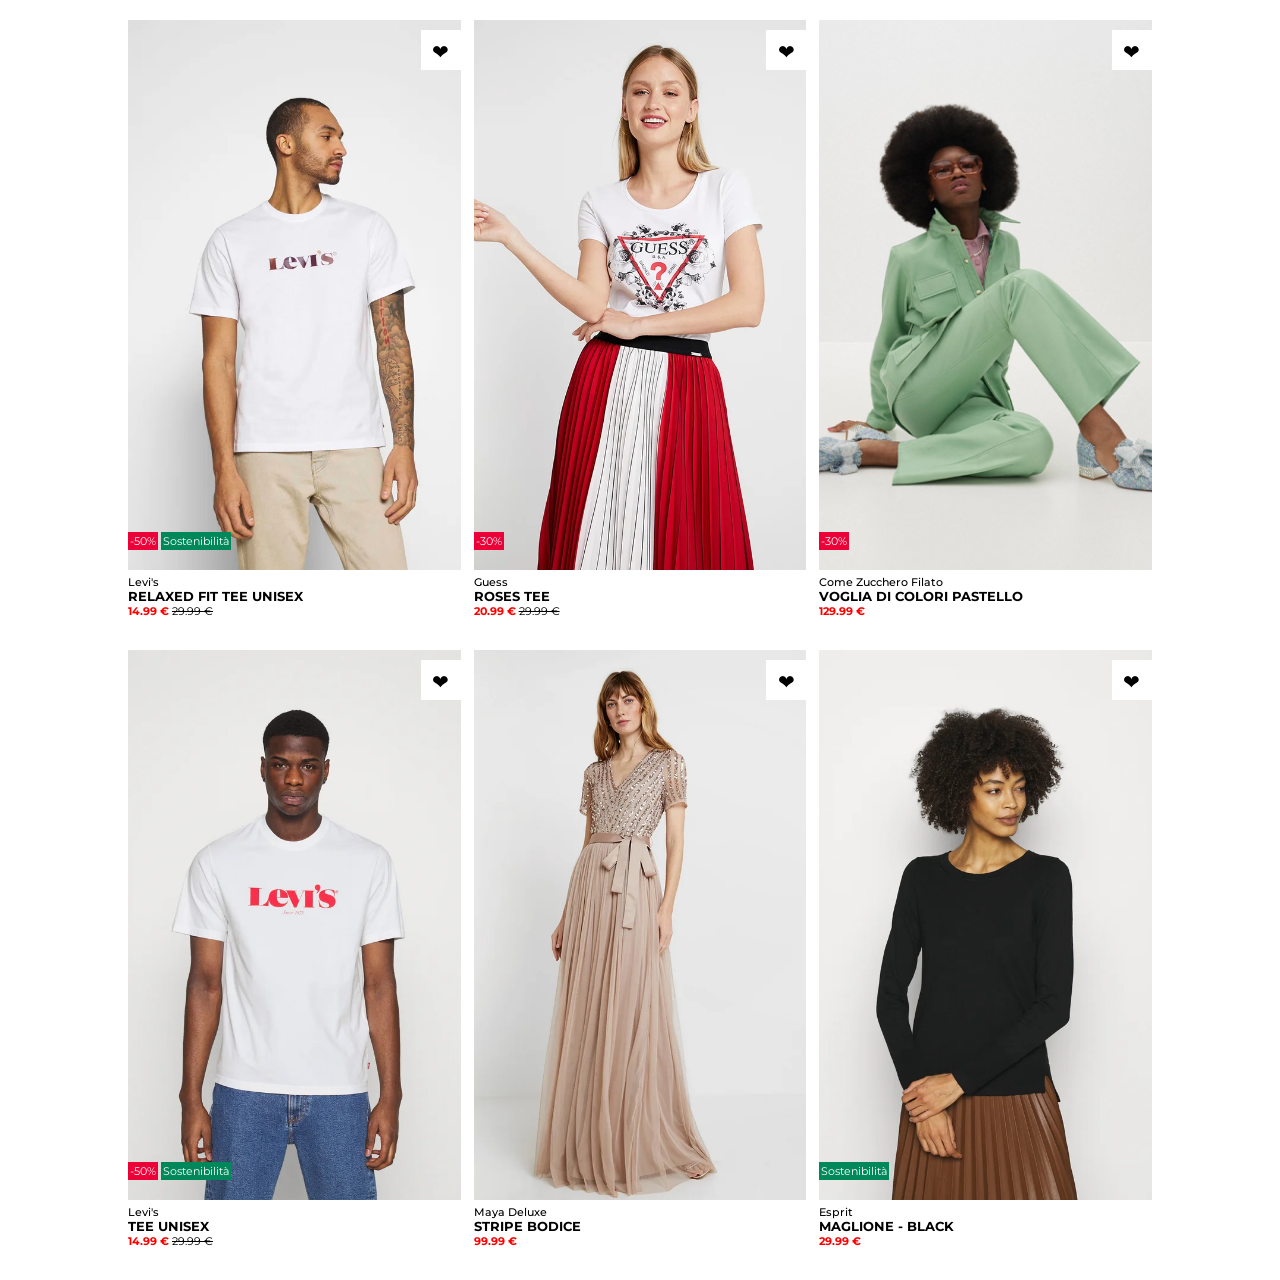
<file: index.html>
<!DOCTYPE html>
<html lang="en">
<head>
  <meta charset="UTF-8">
  <meta http-equiv="X-UA-Compatible" content="IE=edge">
  <meta name="viewport" content="width=device-width,initial-scale=1.0">
  <link rel="stylesheet" href="style.css">
  <link rel="preconnect" href="https://fonts.googleapis.com">
<link rel="preconnect" href="https://fonts.gstatic.com" crossorigin>
<link href="https://fonts.googleapis.com/css2?family=Montserrat:wght@300;400;500;700&display=swap" rel="stylesheet">
  <title>Boolando</title>
</head>
<body>
  <section>
    <div class="cards">
      <!--First Row-->
      <div class="row clearfix">
        <div class="card-element">
          <img class="normal-img" src="img/1.webp">
          <img class="hover-img" src="img/1b.webp">
          <div class="heart"><span>&#10084</span></div>
          <div class="card-text">
            <div class="sale">-50%</div>
            <div class="sostenibilita">Sostenibilità</div>
          </div>
          <div class="card-details">
            <h4>Levi's</h4>
            <h3>RELAXED FIT TEE UNISEX</h3>
            <span class="current-price"><strong>14.99 &euro;</strong></span> <span class="old-price">29.99 &euro;</span>
          </div> 
        </div>
        <div class="card-element center">
          <img class="normal-img" src="img/2.webp">
          <img class="hover-img" src="img/2b.webp">
          <div class="heart"><span>&#10084</span></div>
          <div class="card-text">
            <div class="sale">-30%</div>
          </div>
          <div class="card-details">
            <h4>Guess</h4>
            <h3>ROSES TEE</h3>
            <span class="current-price"><strong>20.99 &euro;</strong></span> <span class="old-price">29.99 &euro;</span>
          </div>
        </div>
        <div class="card-element">
          <img class="normal-img" src="img/3.webp">
          <img class="hover-img" src="img/3b.webp">
          <div class="heart"><span>&#10084</span></div>
          <div class="card-text">
            <div class="sale">-30%</div>
          </div>
          <div class="card-details">
            <h4>Come Zucchero Filato</h4>
            <h3>VOGLIA DI COLORI PASTELLO</h3>
            <span class="current-price"><strong>129.99 &euro;</strong></span>
          </div>
        </div>
      </div>

      <!--Second Row-->
      <div class="row clearfix">
        <div class="card-element">
          <img class="normal-img" src="img/4.webp">
          <img class="hover-img" src="img/4b.webp">
          <div class="heart"><span>&#10084</span></div>
          <div class="card-text">
            <div class="sale">-50%</div>
            <div class="sostenibilita">Sostenibilità</div>
          </div>
          <div class="card-details">
            <h4>Levi's</h4>
            <h3>TEE UNISEX</h3>
            <span class="current-price"><strong>14.99 &euro;</strong></span> <span class="old-price">29.99 &euro;</span>
          </div> 
        </div>
        <div class="card-element center">
          <img class="normal-img" src="img/5.webp">
          <img class="hover-img" src="img/5b.webp">
          <div class="heart"><span>&#10084</span></div>
          <!-- <div class="card-text">
            <div class="sale">-30%</div>
          </div> -->
          <div class="card-details">
            <h4>Maya Deluxe</h4>
            <h3>STRIPE BODICE</h3>
            <span class="current-price"><strong>99.99 &euro;</strong></span>
          </div>
        </div>
        <div class="card-element">
          <img class="normal-img" src="img/6.webp">
          <img class="hover-img" src="img/6b.webp">
          <div class="heart"><span>&#10084</span></div>
          <div class="card-text">
            <!-- <div class="sale">-30%</div> -->
            <div class="sostenibilita">Sostenibilità</div>
          </div>
          <div class="card-details">
            <h4>Esprit</h4>
            <h3>MAGLIONE - BLACK</h3>
            <span class="current-price"><strong>29.99 &euro;</strong></span>
          </div>
        </div>
      </div>
    </div>
  </section>
</body>
</html>
</file>
<file: style.css>
* {
  margin: 0;
  padding: 0;
  box-sizing: border-box;
}

body {
  font-family: "Montserrat", sans-serif;
  font-size: 11px;
}

.clearfix::after {
  content: "";
  display: table;
  clear: both;
}

section {
  margin: 20px auto;
  width: 80%;
  max-width: 1200px;
}

.row {
  margin-bottom: 80px;
}

.card-element {
  width: 32.5%;
  height: 550px;
  float: left;
  position: relative;
}

.center {
  margin: 0 1.25%;
}

.card-element img {
  width: 100%;
  height: 100%;
  object-fit: cover;
}

.normal-img {
  display: block;
}

.hover-img {
  display: none;
}

.card-element:hover .hover-img {
  display: block;
}

.card-element:hover .normal-img {
  display: none;
}

.heart {
  width: 40px;
  height: 40px;
  background-color: #fff;
  position: absolute;
  top: 10px;
  right: 0;
  text-align: center;
  line-height: 45px;
  font-size: 20px;
  cursor: pointer;
}

.heart span {
  transition: all 0.2s linear;
}

.heart:hover span {
  color: red;
  font-size: 24px;
}

.card-text {
  position: absolute;
  bottom: 20px;
}

.card-details {
  margin-top: 5px;
}

.card-details h4 {
  font-weight: 500;
}

.sale,
.sostenibilita {
  color: #fff;
  display: inline-block;
  padding: 2px;
}

.sale {
  background-color: #eb0037;
  position: relative;
}

.sostenibilita {
  background-color: #00875a;
}

.current-price {
  color: red;
}

.old-price {
  text-decoration: line-through;
}
</file>
